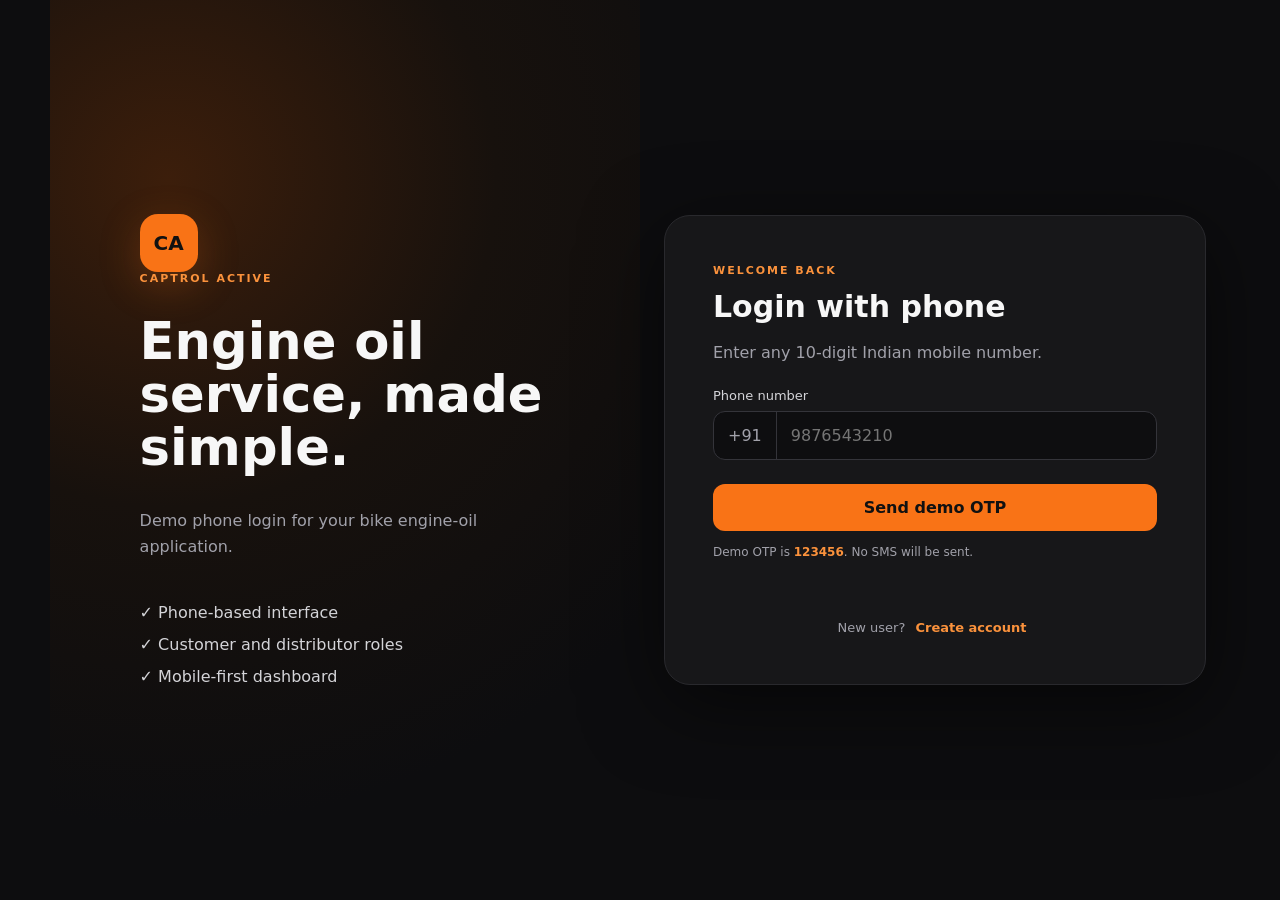
<file: index.html>
<!DOCTYPE html>
<html lang="hi">
<head>
  <meta charset="UTF-8" />
  <meta name="viewport" content="width=device-width, initial-scale=1.0" />
  <title>CAPTROL ACTIVE | Demo Login</title>
  <link rel="stylesheet" href="style.css" />
</head>
<body>
  <main class="auth-shell">
    <section class="brand-panel">
      <div class="brand-mark">CA</div>
      <p class="eyebrow">CAPTROL ACTIVE</p>
      <h1>Engine oil service, made simple.</h1>
      <p class="muted">Demo phone login for your bike engine-oil application.</p>
      <div class="feature-list">
        <span>✓ Phone-based interface</span>
        <span>✓ Customer and distributor roles</span>
        <span>✓ Mobile-first dashboard</span>
      </div>
    </section>

    <section class="auth-card">
      <div id="loginStep">
        <p class="eyebrow">WELCOME BACK</p>
        <h2>Login with phone</h2>
        <p class="muted">Enter any 10-digit Indian mobile number.</p>

        <label for="phone">Phone number</label>
        <div class="phone-row">
          <span>+91</span>
          <input id="phone" type="tel" inputmode="numeric" maxlength="10"
                 placeholder="9876543210" autocomplete="tel" />
        </div>

        <button id="sendOtpBtn" class="primary-btn">Send demo OTP</button>
        <p class="hint">Demo OTP is <strong>123456</strong>. No SMS will be sent.</p>
        <p id="loginMessage" class="message"></p>

        <div class="switch-line">
          New user? <button class="text-btn" id="showSignupBtn">Create account</button>
        </div>
      </div>

      <div id="otpStep" class="hidden">
        <p class="eyebrow">VERIFY NUMBER</p>
        <h2>Enter OTP</h2>
        <p class="muted">OTP sent to <strong id="phonePreview"></strong></p>

        <label for="otp">6-digit OTP</label>
        <input id="otp" class="full-input" type="text" inputmode="numeric"
               maxlength="6" placeholder="123456" />

        <button id="verifyOtpBtn" class="primary-btn">Verify OTP</button>
        <button id="backPhoneBtn" class="secondary-btn">Change number</button>
        <p id="otpMessage" class="message"></p>
      </div>

      <div id="signupStep" class="hidden">
        <p class="eyebrow">CREATE ACCOUNT</p>
        <h2>Join CAPTROL ACTIVE</h2>
        <p class="muted">Create a demo customer or distributor account.</p>

        <label for="fullName">Full name</label>
        <input id="fullName" class="full-input" type="text" placeholder="Your full name" />

        <label for="signupPhone">Phone number</label>
        <div class="phone-row">
          <span>+91</span>
          <input id="signupPhone" type="tel" inputmode="numeric" maxlength="10"
                 placeholder="9876543210" />
        </div>

        <label for="role">Account type</label>
        <select id="role" class="full-input">
          <option value="customer">Customer</option>
          <option value="distributor">Distributor</option>
        </select>

        <button id="signupBtn" class="primary-btn">Create demo account</button>
        <p id="signupMessage" class="message"></p>

        <div class="switch-line">
          Already registered? <button class="text-btn" id="showLoginBtn">Login</button>
        </div>
      </div>
    </section>
  </main>

  <script src="app.js"></script>
</body>
</html>
</file>
<file: style.css>
*{box-sizing:border-box}body{margin:0;font-family:Inter,system-ui,-apple-system,Segoe UI,Roboto,sans-serif;background:#0d0d0f;color:#f7f7f7}button,input,select{font:inherit}.auth-shell{min-height:100vh;display:grid;grid-template-columns:1fr 1fr;max-width:1180px;margin:auto}.brand-panel{padding:clamp(32px,7vw,100px);display:flex;flex-direction:column;justify-content:center;background:radial-gradient(circle at 20% 20%,#3c1e0b 0,#17110d 38%,#0d0d0f 75%)}.brand-mark{height:58px;width:58px;border-radius:18px;display:grid;place-items:center;background:#f97316;color:#111;font-weight:900;font-size:20px;box-shadow:0 12px 40px #f9731640}.brand-mark.small{height:42px;width:42px;border-radius:13px;font-size:15px}.eyebrow{color:#fb923c;font-size:11px;letter-spacing:2px;font-weight:800;margin:0 0 12px}.brand-panel h1{font-size:clamp(34px,4vw,64px);line-height:1.04;max-width:540px;margin:18px 0}.muted{color:#a1a1aa;line-height:1.6}.feature-list{display:flex;flex-direction:column;gap:13px;margin-top:28px;color:#d4d4d8}.auth-card{align-self:center;margin:24px;padding:clamp(24px,4vw,48px);background:#171719;border:1px solid #29292d;border-radius:26px;box-shadow:0 20px 80px #0008}.auth-card h2{font-size:30px;margin:0 0 8px}.auth-card label{display:block;font-size:13px;color:#d4d4d8;margin:22px 0 8px}.phone-row{display:flex;align-items:center;background:#0e0e10;border:1px solid #34343a;border-radius:12px;overflow:hidden}.phone-row span{padding:14px;color:#a1a1aa;border-right:1px solid #34343a}.phone-row input{min-width:0;flex:1;border:0;background:transparent;color:#fff;padding:14px;outline:none}.full-input{width:100%;padding:14px;border:1px solid #34343a;background:#0e0e10;color:#fff;border-radius:12px;outline:none}.full-input:focus,.phone-row:focus-within{border-color:#f97316}.primary-btn,.secondary-btn,.logout-btn{width:100%;padding:14px;border-radius:12px;cursor:pointer;font-weight:800}.primary-btn{border:0;background:#f97316;color:#111;margin-top:24px}.primary-btn:hover{background:#fb923c}.secondary-btn{border:1px solid #3f3f46;background:transparent;color:#fff;margin-top:12px}.hint{font-size:12px;color:#a1a1aa;margin:14px 0}.hint strong{color:#fb923c}.switch-line{text-align:center;color:#a1a1aa;font-size:13px;margin-top:26px}.text-btn{border:0;background:none;color:#fb923c;cursor:pointer;font-weight:700}.message{min-height:20px;color:#fb923c;font-size:13px}.hidden{display:none!important}.topbar{height:76px;border-bottom:1px solid #27272a;display:flex;align-items:center;justify-content:space-between;padding:0 max(20px,calc((100vw - 1120px)/2));background:#121214}.brand-inline{display:flex;align-items:center;gap:11px}.brand-inline strong{display:block;font-size:14px}.brand-inline small{display:block;color:#71717a;margin-top:3px}.logout-btn{width:auto;padding:10px 16px;border:1px solid #3f3f46;background:#1f1f23;color:#fff}.dashboard{max-width:1120px;margin:0 auto;padding:34px 20px}.welcome-card{display:flex;justify-content:space-between;align-items:center;gap:20px;padding:28px;border-radius:22px;background:linear-gradient(120deg,#2b170a,#1b1511 50%,#19191c);border:1px solid #49301d}.welcome-card h1{margin:0;font-size:clamp(25px,4vw,42px)}.role-badge{padding:8px 12px;border-radius:999px;background:#f9731620;color:#fb923c;font-size:11px;font-weight:900;letter-spacing:1px}.stats-grid{display:grid;grid-template-columns:repeat(3,1fr);gap:16px;margin-top:18px}.stat-card{background:#171719;border:1px solid #29292d;border-radius:18px;padding:22px}.stat-icon{font-size:25px}.stat-card p{color:#a1a1aa;margin:18px 0 5px}.stat-card h2{font-size:30px;margin:0 0 5px}.stat-card small,.action-card small{color:#71717a}.quick-grid{display:grid;grid-template-columns:repeat(3,1fr);gap:16px;margin-top:18px}.action-card{text-align:left;display:flex;flex-direction:column;gap:10px;padding:22px;background:#171719;border:1px solid #29292d;border-radius:18px;color:#fff;cursor:pointer}.action-card:hover{border-color:#f97316}.action-card span{font-size:28px}.demo-warning{margin-top:30px;padding:14px;border-radius:12px;background:#3b230d;color:#fdba74;font-size:12px;line-height:1.5}@media(max-width:800px){.auth-shell{display:block}.brand-panel{padding:34px 24px 26px;min-height:auto}.brand-panel h1{font-size:36px}.feature-list{display:none}.auth-card{margin:0 16px 24px;padding:25px 20px}.stats-grid,.quick-grid{grid-template-columns:1fr}.welcome-card{align-items:flex-start;flex-direction:column}.topbar{padding:0 16px}}
</file>
